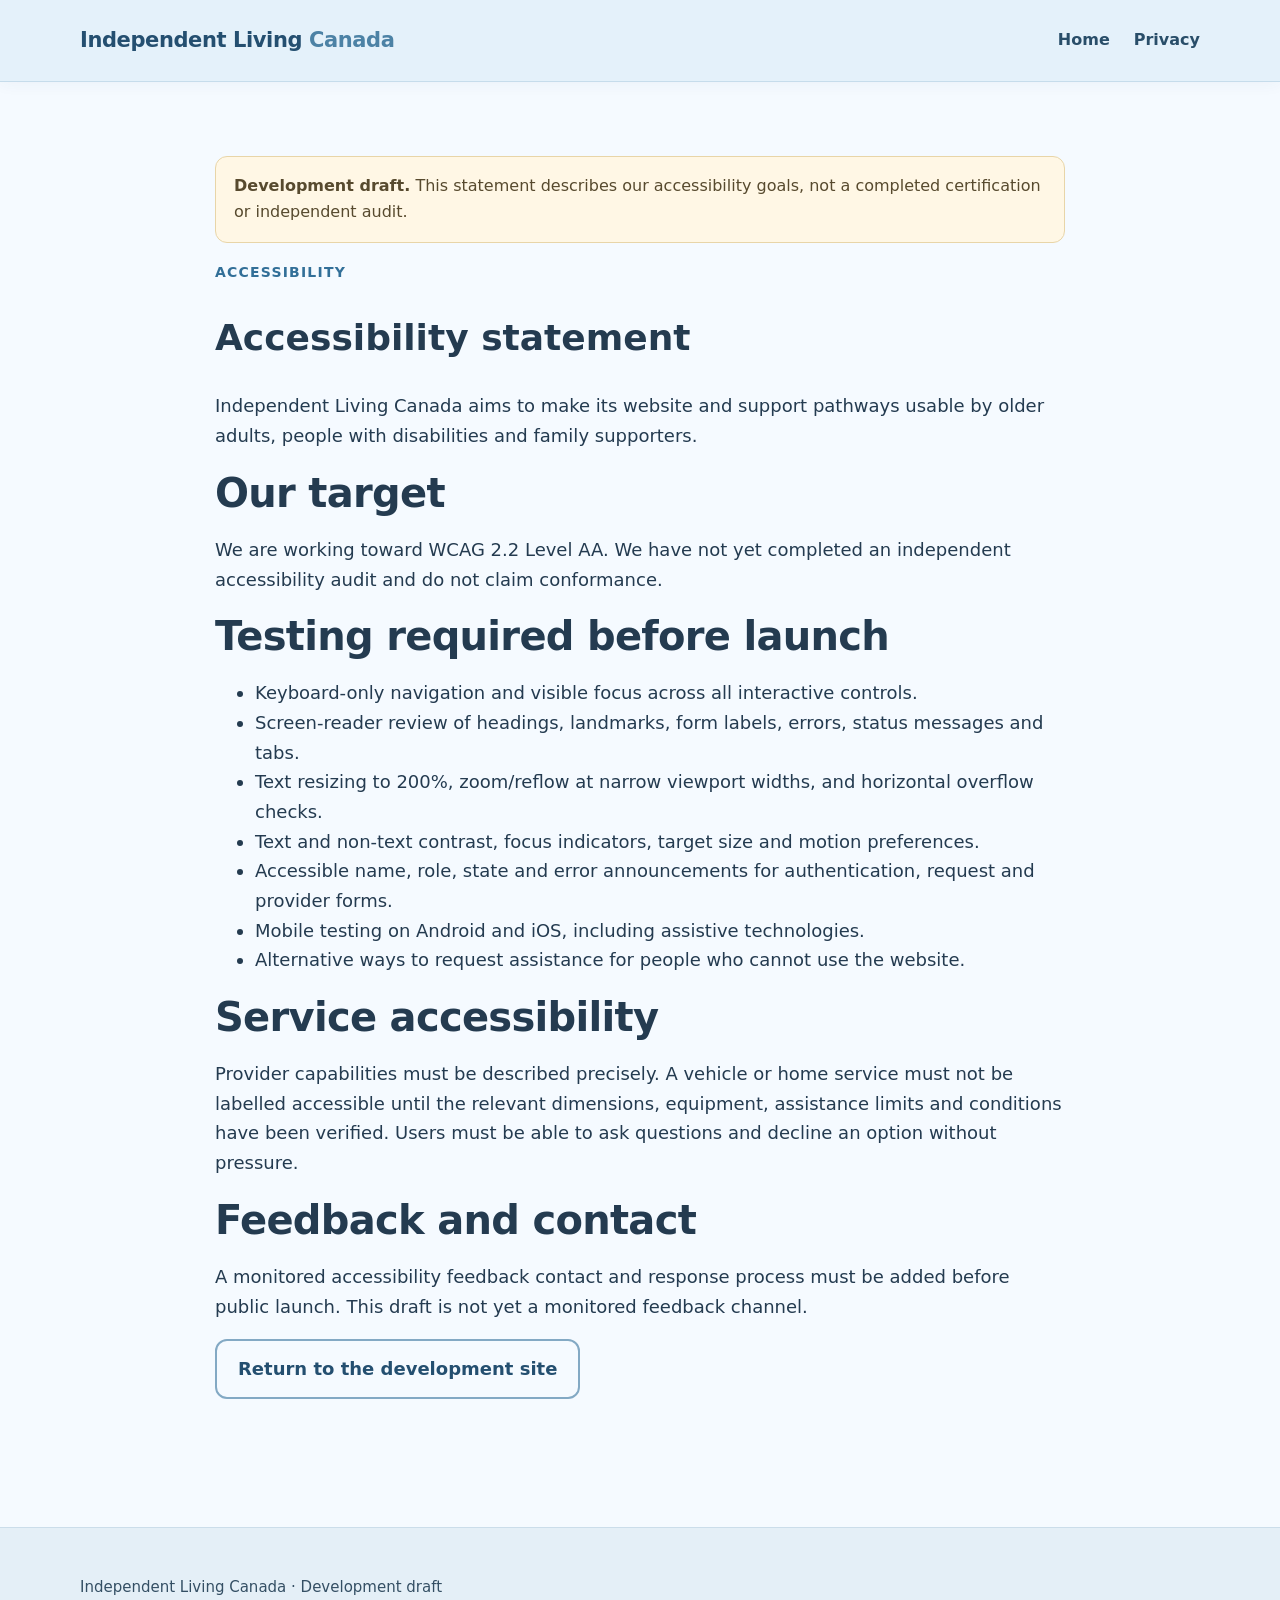
<file: accessibility.html>
<!doctype html><html lang="en-CA"><head><meta charset="utf-8"><meta name="viewport" content="width=device-width,initial-scale=1"><meta name="theme-color" content="#e4f1fa"><title>Accessibility — Independent Living Canada</title><link rel="stylesheet" href="./styles.css"></head><body><header class="site-header"><a class="brand" href="./">Independent Living <span>Canada</span></a><nav><a href="./">Home</a><a href="./privacy.html">Privacy</a></nav></header><main class="section" style="max-width:850px;margin:auto"><div class="notice"><b>Development draft.</b> This statement describes our accessibility goals, not a completed certification or independent audit.</div><p class="eyebrow">Accessibility</p><h1>Accessibility statement</h1><p>Independent Living Canada aims to make its website and support pathways usable by older adults, people with disabilities and family supporters.</p><h2>Our target</h2><p>We are working toward WCAG 2.2 Level AA. We have not yet completed an independent accessibility audit and do not claim conformance.</p><h2>Testing required before launch</h2><ul><li>Keyboard-only navigation and visible focus across all interactive controls.</li><li>Screen-reader review of headings, landmarks, form labels, errors, status messages and tabs.</li><li>Text resizing to 200%, zoom/reflow at narrow viewport widths, and horizontal overflow checks.</li><li>Text and non-text contrast, focus indicators, target size and motion preferences.</li><li>Accessible name, role, state and error announcements for authentication, request and provider forms.</li><li>Mobile testing on Android and iOS, including assistive technologies.</li><li>Alternative ways to request assistance for people who cannot use the website.</li></ul><h2>Service accessibility</h2><p>Provider capabilities must be described precisely. A vehicle or home service must not be labelled accessible until the relevant dimensions, equipment, assistance limits and conditions have been verified. Users must be able to ask questions and decline an option without pressure.</p><h2>Feedback and contact</h2><p>A monitored accessibility feedback contact and response process must be added before public launch. This draft is not yet a monitored feedback channel.</p><p><a class="button button-outline" href="./">Return to the development site</a></p></main><footer class="site-footer"><p>Independent Living Canada · Development draft</p></footer></body></html>
</file>
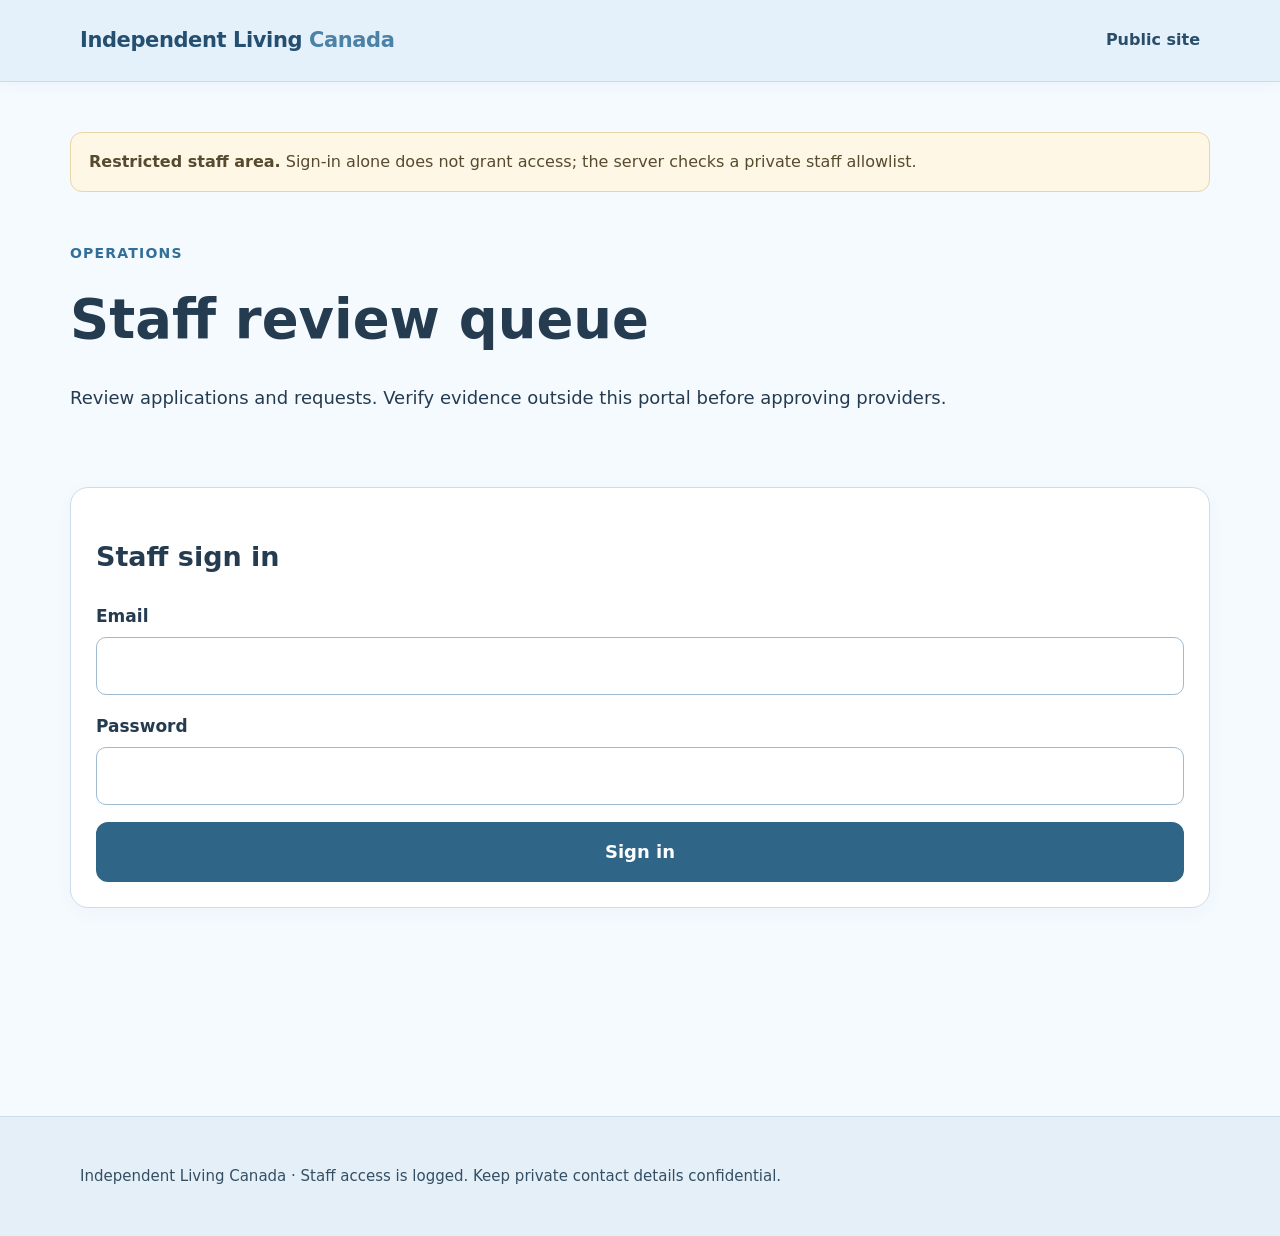
<file: admin.html>
<!doctype html><html lang="en-CA"><head><meta charset="utf-8"><meta name="viewport" content="width=device-width,initial-scale=1"><meta name="theme-color" content="#e4f1fa"><title>Staff review — Independent Living Canada</title><link rel="stylesheet" href="./styles.css"><link rel="stylesheet" href="./admin.css"></head><body><header class="site-header"><a class="brand" href="./">Independent Living <span>Canada</span></a><nav><a href="./">Public site</a></nav><button class="button button-small button-outline" id="signOut" hidden>Sign out</button></header><main class="admin-main"><div class="notice"><b>Restricted staff area.</b> Sign-in alone does not grant access; the server checks a private staff allowlist.</div><section class="admin-intro"><p class="eyebrow">Operations</p><h1>Staff review queue</h1><p>Review applications and requests. Verify evidence outside this portal before approving providers.</p></section><section id="loginPanel" class="config-panel"><h2>Staff sign in</h2><form id="loginForm" class="form-grid"><label>Email<input id="email" type="email" autocomplete="username" required></label><label>Password<input id="password" type="password" autocomplete="current-password" required></label><button class="button">Sign in</button></form></section><section id="deniedPanel" class="notice" hidden><b>Staff access not enabled.</b> Ask the project administrator to provision your account.</section><section id="queuePanel" hidden><section id="recruitmentPanel" class="recruitment-panel"><div class="admin-toolbar"><div><h2>Provider & partner recruitment tracker</h2><p class="muted">Staff-only working log. Stored in this browser only; export a CSV backup regularly. Do not enter client or health information.</p></div><div class="queue-actions"><button type="button" id="exportRecruitment" class="button button-outline">Export CSV</button><label class="button button-outline" for="importRecruitment">Import CSV<input id="importRecruitment" type="file" accept=".csv,text/csv" hidden></label></div></div><form id="addRecruitment" class="recruitment-form"><label>Organization<input id="orgName" required maxlength="100"></label><label>Contact email (public business address)<input id="orgEmail" type="email" maxlength="160"></label><label>Category<select id="orgType"><option>Service provider</option><option>Community organization</option><option>Referral / information partner</option><option>Accessibility advisor</option></select></label><label>Status<select id="orgStatus"><option>Invited</option><option>Follow-up due</option><option>Responded</option><option>Interested</option><option>Declined</option><option>Verification in progress</option><option>Verified for listed services</option><option>On hold</option></select></label><label>Next follow-up date<input id="orgFollowup" type="date"></label><label>Next step<input id="orgNext" maxlength="180" placeholder="e.g. Ask about service area"></label><button class="button" type="submit">Add organization</button></form><div class="table-wrap"><table class="recruitment-table"><thead><tr><th>Organization</th><th>Contact</th><th>Type</th><th>Status</th><th>Follow-up</th><th>Next step</th><th>Action</th></tr></thead><tbody id="recruitmentRows"></tbody></table></div><p id="recruitmentMessage" role="status" aria-live="polite" class="muted"></p></section>
<div class="admin-toolbar"><div><b id="staffRole">Staff</b><p id="queueUpdated" class="muted">Queue not loaded</p></div><button id="refresh" class="button button-outline">Refresh queue</button></div><div class="admin-columns"><section><h2>Provider applications <span id="providerCount" class="count"></span></h2><div id="providerQueue" class="queue"></div></section><section><h2>Service requests <span id="requestCount" class="count"></span></h2><div id="requestQueue" class="queue"></div></section></div></section><p id="message" class="admin-message" role="status" aria-live="polite"></p></main><footer class="site-footer"><p>Independent Living Canada · Staff access is logged. Keep private contact details confidential.</p></footer><script src="./config.js"></script><script type="module" src="./admin.js"></script></body></html>
</file>
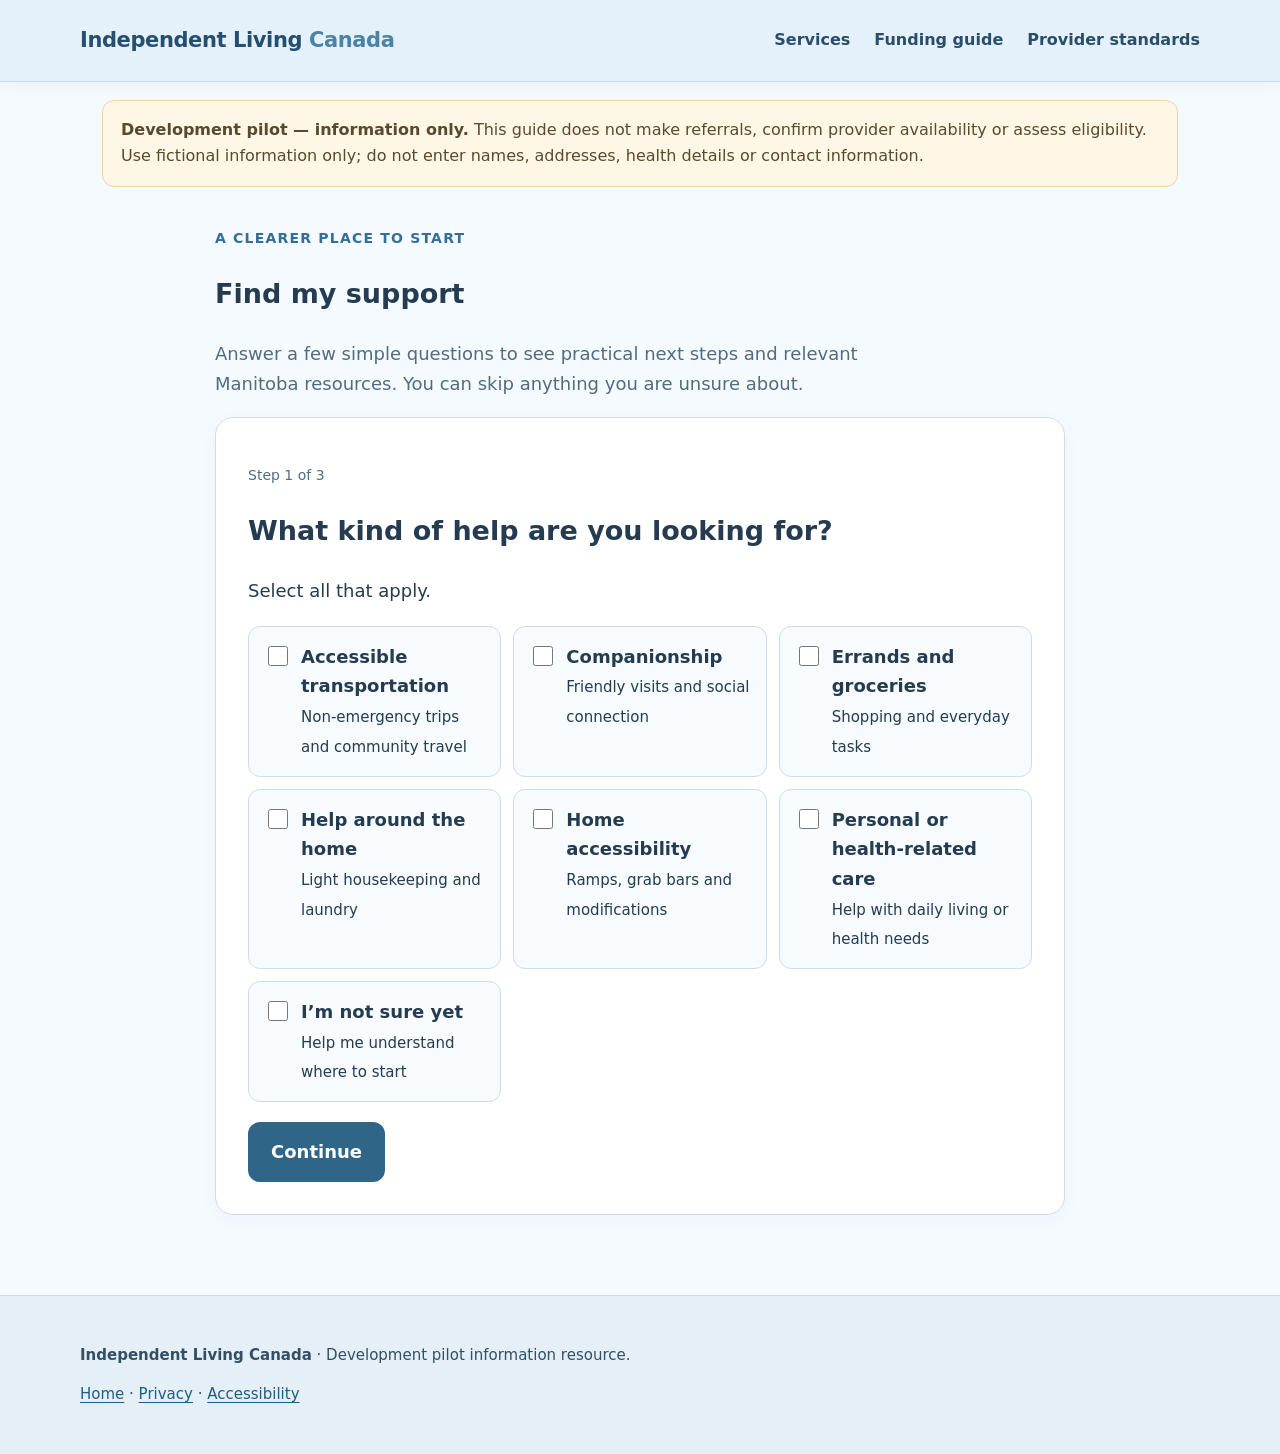
<file: find-support.html>
<!doctype html>
<html lang="en-CA"><head><meta charset="utf-8"><meta name="viewport" content="width=device-width,initial-scale=1"><meta name="theme-color" content="#e4f1fa"><meta name="description" content="A guided starting point for finding everyday support in Manitoba."><title>Find My Support — Independent Living Canada</title><link rel="stylesheet" href="./styles.css"><style>
.finder{max-width:850px;margin:2.5rem auto 5rem}.wizard{background:#fff;border:1px solid var(--line);border-radius:18px;padding:clamp(18px,4vw,32px);box-shadow:0 5px 20px #244c6b08}.choices{display:grid;grid-template-columns:repeat(auto-fit,minmax(210px,1fr));gap:12px;margin:20px 0}.choice{display:flex;gap:10px;align-items:flex-start;padding:15px;border:1px solid var(--line);border-radius:12px;background:#f8fbfe;cursor:pointer}.choice input{width:20px;height:20px;flex:0 0 auto;margin-top:4px}.wizard label.field{display:grid;gap:6px;font-weight:700;margin:18px 0}.wizard input[type=text],.wizard select{width:100%;padding:13px;border:1px solid #9ebbd0;border-radius:10px;min-height:50px}.result{background:#eaf4fb;border:1px solid var(--line);border-radius:13px;padding:18px;margin:16px 0}.result h3{margin-top:0}.result ul{padding-left:22px}.progress{color:var(--muted);font-size:14px}.actions{display:flex;gap:10px;flex-wrap:wrap;margin-top:20px}.safety{font-size:15px;color:var(--muted)}[hidden]{display:none!important}
</style></head><body><header class="site-header"><a class="brand" href="./">Independent Living <span>Canada</span></a><nav aria-label="Main navigation"><a href="./#services">Services</a><a href="./funding.html">Funding guide</a><a href="./verification.html">Provider standards</a></nav></header><main><div class="notice"><b>Development pilot — information only.</b> This guide does not make referrals, confirm provider availability or assess eligibility. Use fictional information only; do not enter names, addresses, health details or contact information.</div><section class="finder"><p class="eyebrow">A clearer place to start</p><h1>Find my support</h1><p class="section-intro">Answer a few simple questions to see practical next steps and relevant Manitoba resources. You can skip anything you are unsure about.</p><div class="wizard" id="wizard"><p class="progress" id="progress">Step 1 of 3</p><section id="step1"><h2>What kind of help are you looking for?</h2><p>Select all that apply.</p><div class="choices">
<label class="choice"><input type="checkbox" name="need" value="transport"> <span><b>Accessible transportation</b><br><small>Non-emergency trips and community travel</small></span></label>
<label class="choice"><input type="checkbox" name="need" value="companionship"> <span><b>Companionship</b><br><small>Friendly visits and social connection</small></span></label>
<label class="choice"><input type="checkbox" name="need" value="errands"> <span><b>Errands and groceries</b><br><small>Shopping and everyday tasks</small></span></label>
<label class="choice"><input type="checkbox" name="need" value="home"> <span><b>Help around the home</b><br><small>Light housekeeping and laundry</small></span></label>
<label class="choice"><input type="checkbox" name="need" value="access"> <span><b>Home accessibility</b><br><small>Ramps, grab bars and modifications</small></span></label>
<label class="choice"><input type="checkbox" name="need" value="care"> <span><b>Personal or health-related care</b><br><small>Help with daily living or health needs</small></span></label><label class="choice"><input type="checkbox" name="need" value="unsure"> <span><b>I’m not sure yet</b><br><small>Help me understand where to start</small></span></label>
</div><button class="button" id="next1" type="button">Continue</button></section>
<section id="step2" hidden><h2>Where are you looking for support?</h2><label class="field">Community or town (optional)<input id="community" type="text" maxlength="80" autocomplete="off" placeholder="e.g. Winnipeg"></label><label class="field">Which funding route best describes your situation?<select id="funding"><option value="unsure">I'm not sure yet</option><option value="public">I want to explore publicly funded home care</option><option value="managed">I have or may have a self/family-managed care plan</option><option value="grant">I'm looking for a home modification grant</option><option value="private">I'm looking at privately paid services</option></select></label><div class="actions"><button class="button button-outline" id="back2" type="button">Back</button><button class="button" id="showResults" type="button">See my next steps</button></div></section>
<section id="step3" hidden><h2>Your suggested next steps</h2><div id="results" aria-live="polite"></div><p class="safety">These are general navigation suggestions, not an eligibility decision or a provider recommendation. Confirm services, funding and availability directly with the responsible organization.</p><div class="actions"><button class="button button-outline" id="restart" type="button">Start again</button><a class="button" href="./funding.html">Open funding guide</a></div></section></div></section></main><footer class="site-footer"><p><b>Independent Living Canada</b> · Development pilot information resource.</p><p><a href="./">Home</a> · <a href="./privacy.html">Privacy</a> · <a href="./accessibility.html">Accessibility</a></p></footer>
<script>
const $=id=>document.getElementById(id),needs=()=>[...document.querySelectorAll('input[name="need"]:checked')].map(x=>x.value);
function step(n){['step1','step2','step3'].forEach((id,i)=>$(id).hidden=i!==n-1);$('progress').textContent='Step '+n+' of 3';}
$('next1').onclick=()=>{if(!needs().length){alert('Please choose a support area or select “I’m not sure yet”.');return}step(2)};
$('back2').onclick=()=>step(1);
$('showResults').onclick=()=>{const n=needs(),f=$('funding').value,community=$('community').value.trim(),out=$('results');out.replaceChildren();
const add=(title,body,link,label)=>{const d=document.createElement('article');d.className='result';const h=document.createElement('h3');h.textContent=title;const p=document.createElement('p');p.textContent=body;d.append(h,p);if(link){const a=document.createElement('a');a.href=link;a.textContent=label||'Learn more';d.append(a)}out.append(d)};
if(n.includes('care'))add('For personal or health-related care','Start with your Regional Health Authority Home Care intake. An assessment determines eligibility and approved services. Independent Living Canada does not provide clinical care or personal care.','https://www.gov.mb.ca/health/homecare/','Manitoba Home Care information');
if(n.some(x=>['transport','companionship','errands','home'].includes(x)))add('For everyday non-clinical help','Look for local community organizations and service providers. Ask about service area, rates, insurance, screening, accessibility arrangements and references. Do not assume a listing means a provider is verified or available.');
if(n.includes('access'))add('For home modifications','Check current eligibility and application windows before hiring a contractor.','https://www.marchofdimes.ca/en-ca/programs/am/mshhs','Safe and Healthy Home for Seniors');
if(f==='public'||f==='unsure')add('Explore publicly funded home care','Contact your regional Home Care intake office and request an assessment.','https://www.gov.mb.ca/health/homecare/','Find your regional Home Care contact');
if(f==='managed')add('Ask about Self/Family-Managed Care','Speak with your Home Care case coordinator. Confirm in writing which services, agencies and expenses are permitted under your specific plan.','https://wrha.mb.ca/home-care/self-and-family-managed-care/','WRHA program details');
if(f==='grant')add('Explore home adaptation funding','Program rules, eligible work and intake periods can change. Confirm directly with the administrator.','https://www.marchofdimes.ca/en-ca/programs/am/mshhs','Program information');
if(f==='private')add('Compare providers carefully','Request written pricing, cancellation terms, insurance details, staff screening/training information and references. Ask whether your funding administrator permits the arrangement.');
if(community){const p=document.createElement('p');p.textContent='Community entered: '+community+'. Use this when contacting the organizations above; this tool does not search live provider coverage.';out.prepend(p)}
add('If you need immediate help','This directory is not an emergency service. If someone is in immediate danger, call 911. For urgent health concerns, use the appropriate local health service.');
step(3)};
$('restart').onclick=()=>{document.querySelectorAll('input[name="need"]').forEach(x=>x.checked=false);$('community').value='';$('funding').value='unsure';step(1)};
</script></body></html>
</file>
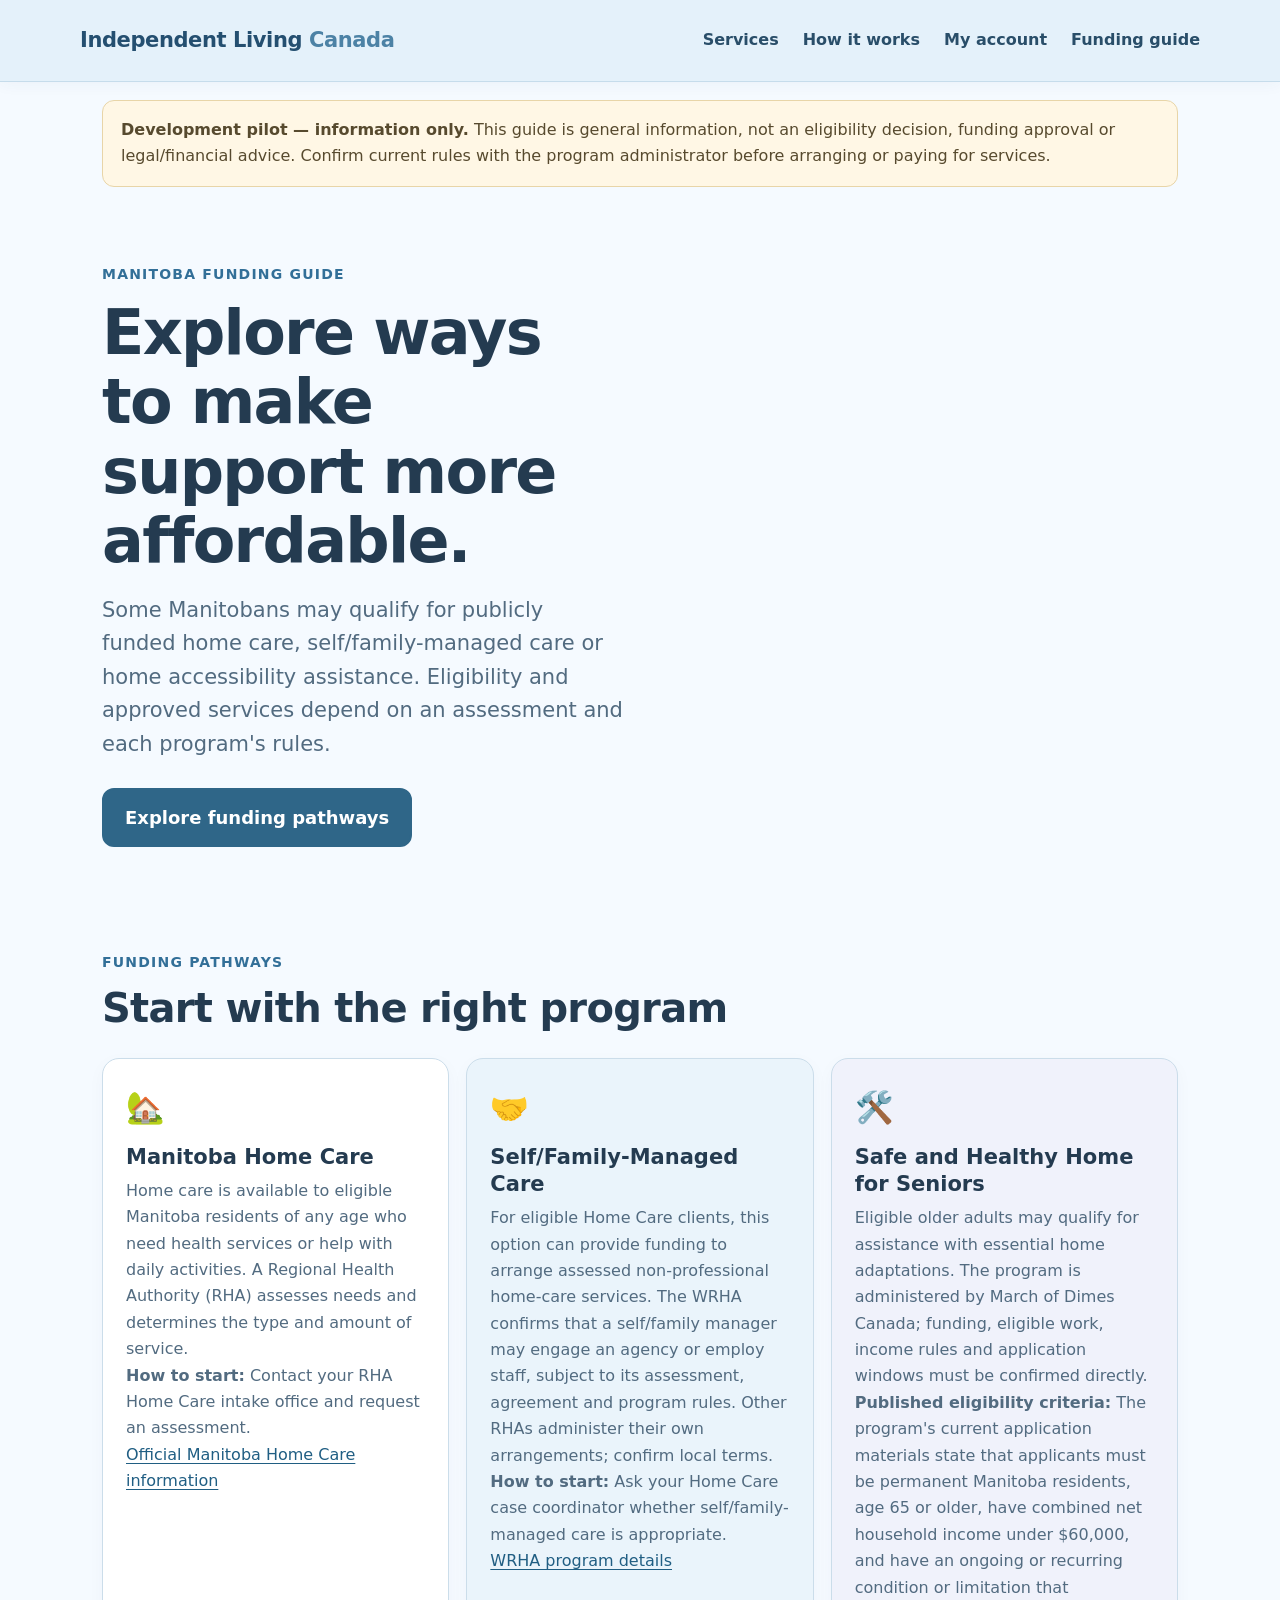
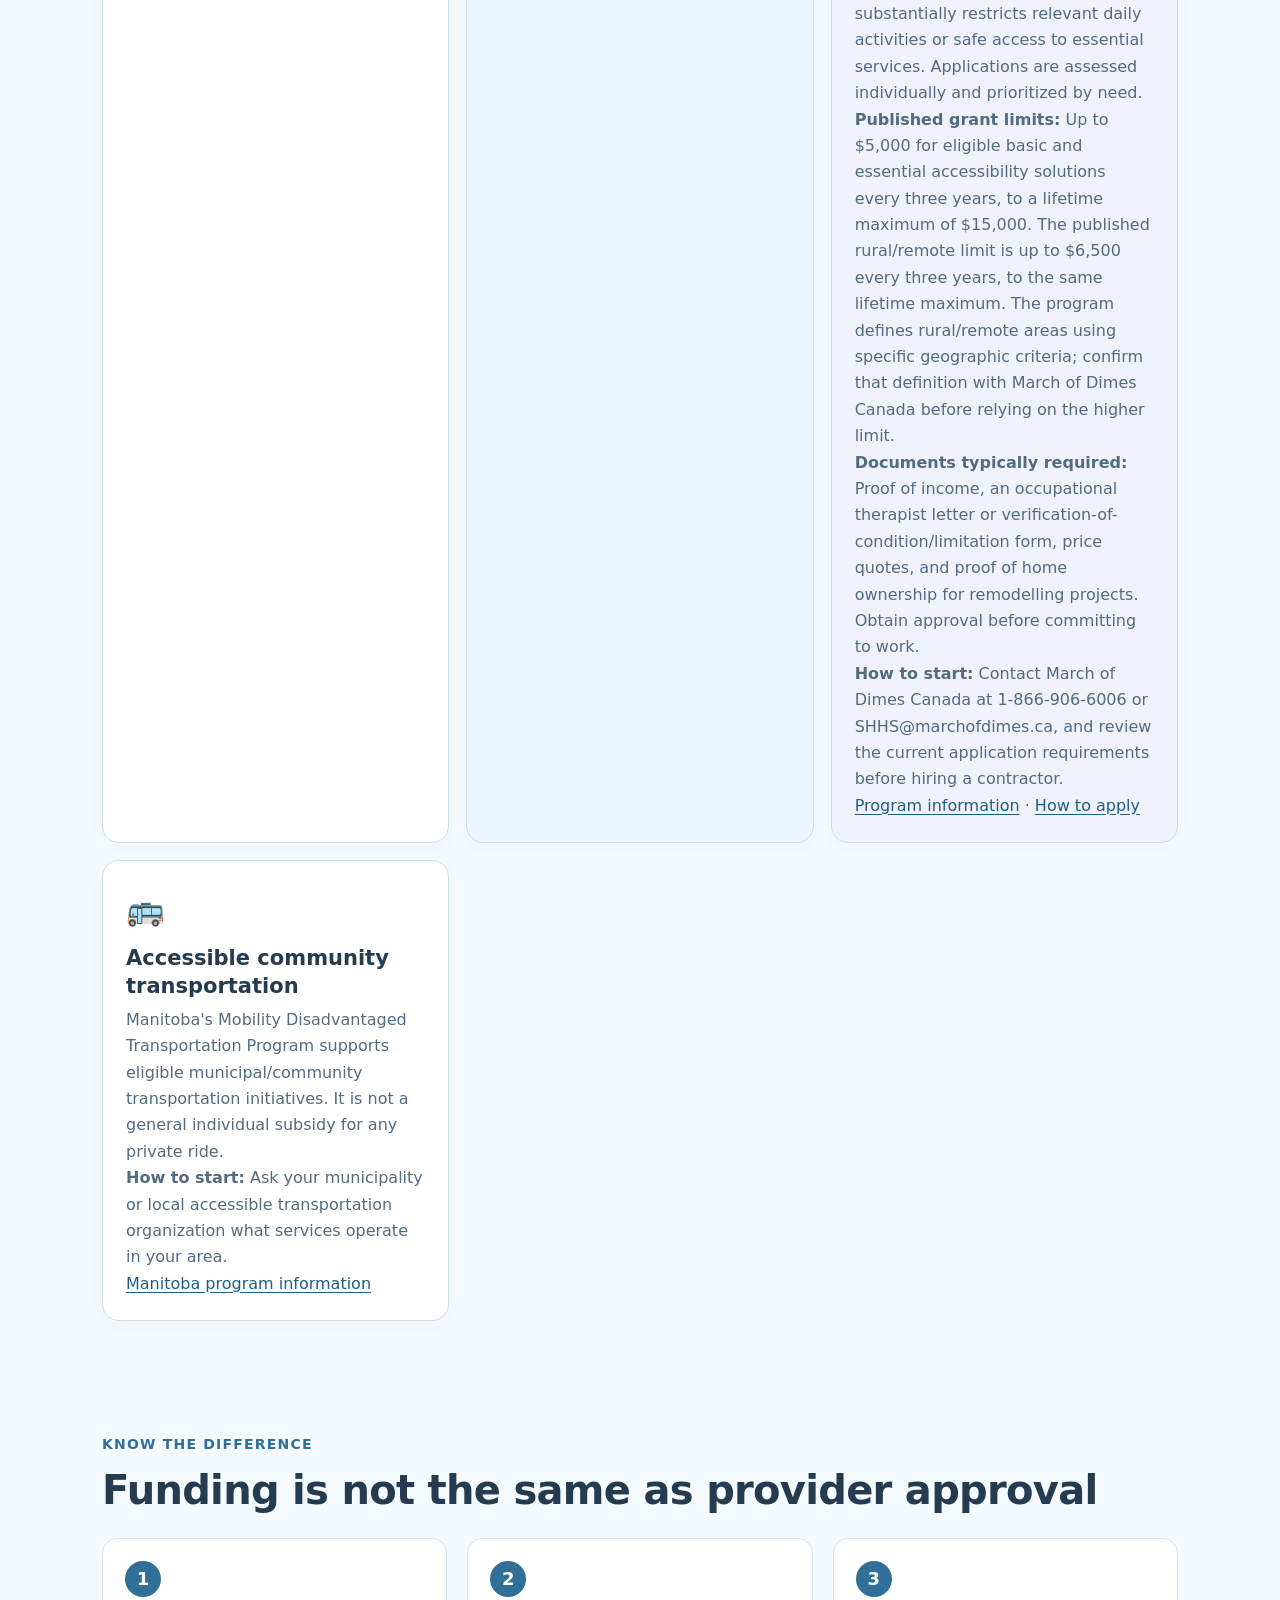
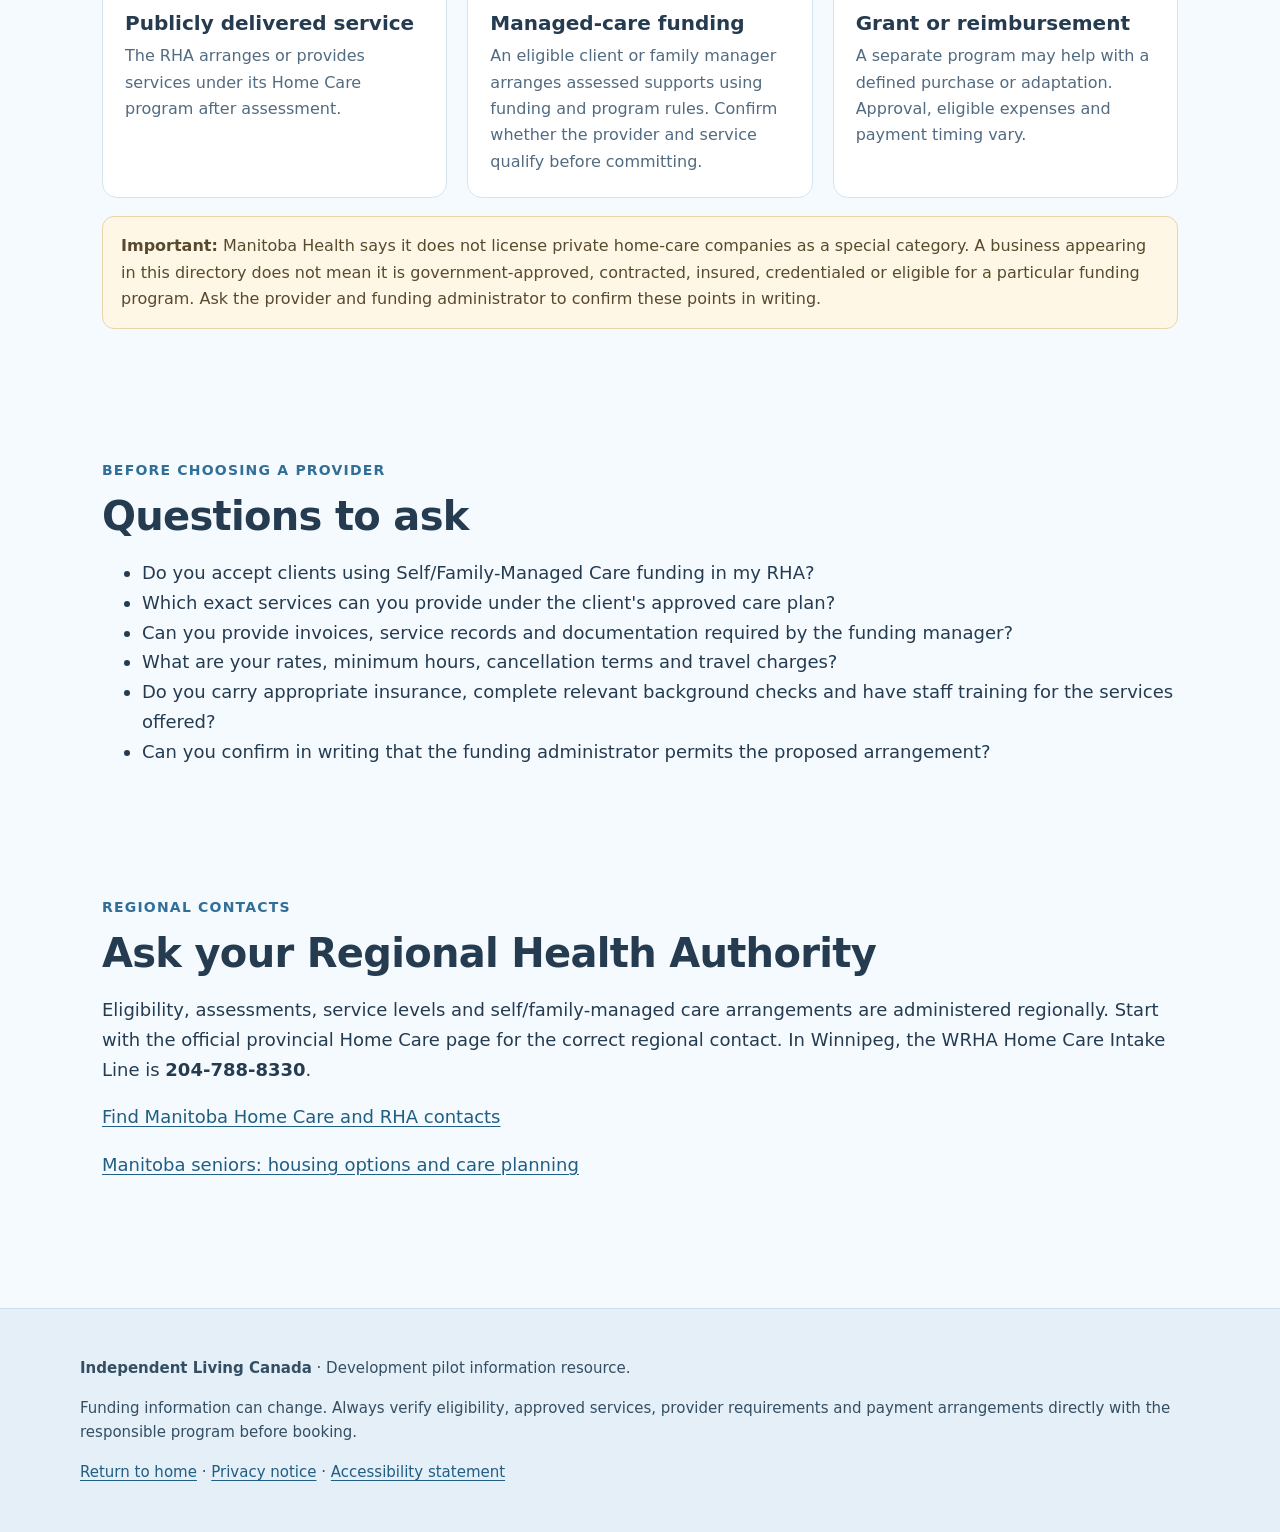
<file: funding.html>
<!doctype html>
<html lang="en-CA">
<head>
<meta charset="utf-8">
<meta name="viewport" content="width=device-width, initial-scale=1">
<meta name="theme-color" content="#e4f1fa">
<meta name="description" content="Explore Manitoba public home-care funding, self-managed care and home accessibility grants.">
<title>Funding & Subsidized Services — Independent Living Canada</title>
<link rel="stylesheet" href="./styles.css">
</head>
<body>
<header class="site-header">
  <a class="brand" href="./" aria-label="Independent Living Canada home">Independent Living <span>Canada</span></a>
  <nav aria-label="Main navigation"><a href="./#services">Services</a><a href="./#how">How it works</a><a href="./#account">My account</a><a href="./funding.html" aria-current="page">Funding guide</a></nav>
</header>
<main>
<div class="notice"><b>Development pilot — information only.</b> This guide is general information, not an eligibility decision, funding approval or legal/financial advice. Confirm current rules with the program administrator before arranging or paying for services.</div>
<section class="hero">
 <div class="hero-copy">
  <p class="eyebrow">Manitoba funding guide</p>
  <h1>Explore ways to make support more affordable.</h1>
  <p class="lead">Some Manitobans may qualify for publicly funded home care, self/family-managed care or home accessibility assistance. Eligibility and approved services depend on an assessment and each program's rules.</p>
  <a class="button" href="#pathways">Explore funding pathways</a>
 </div>
</section>
<section class="section" id="pathways">
 <p class="eyebrow">Funding pathways</p><h2>Start with the right program</h2>
 <div class="service-grid">
  <article class="service-card"><span>🏡</span><h3>Manitoba Home Care</h3><p>Home care is available to eligible Manitoba residents of any age who need health services or help with daily activities. A Regional Health Authority (RHA) assesses needs and determines the type and amount of service.</p><p><b>How to start:</b> Contact your RHA Home Care intake office and request an assessment.</p><p><a href="https://www.gov.mb.ca/health/homecare/">Official Manitoba Home Care information</a></p></article>
  <article class="service-card"><span>🤝</span><h3>Self/Family-Managed Care</h3><p>For eligible Home Care clients, this option can provide funding to arrange assessed non-professional home-care services. The WRHA confirms that a self/family manager may engage an agency or employ staff, subject to its assessment, agreement and program rules. Other RHAs administer their own arrangements; confirm local terms.</p><p><b>How to start:</b> Ask your Home Care case coordinator whether self/family-managed care is appropriate.</p><p><a href="https://wrha.mb.ca/home-care/self-and-family-managed-care/">WRHA program details</a></p></article>
  <article class="service-card"><span>🛠️</span><h3>Safe and Healthy Home for Seniors</h3><p>Eligible older adults may qualify for assistance with essential home adaptations. The program is administered by March of Dimes Canada; funding, eligible work, income rules and application windows must be confirmed directly.</p><p><b>Published eligibility criteria:</b> The program's current application materials state that applicants must be permanent Manitoba residents, age 65 or older, have combined net household income under $60,000, and have an ongoing or recurring condition or limitation that substantially restricts relevant daily activities or safe access to essential services. Applications are assessed individually and prioritized by need.</p><p><b>Published grant limits:</b> Up to $5,000 for eligible basic and essential accessibility solutions every three years, to a lifetime maximum of $15,000. The published rural/remote limit is up to $6,500 every three years, to the same lifetime maximum. The program defines rural/remote areas using specific geographic criteria; confirm that definition with March of Dimes Canada before relying on the higher limit.</p><p><b>Documents typically required:</b> Proof of income, an occupational therapist letter or verification-of-condition/limitation form, price quotes, and proof of home ownership for remodelling projects. Obtain approval before committing to work.</p><p><b>How to start:</b> Contact March of Dimes Canada at 1-866-906-6006 or SHHS@marchofdimes.ca, and review the current application requirements before hiring a contractor.</p><p><a href="https://www.marchofdimes.ca/en-ca/programs/am/mshhs">Program information</a> · <a href="https://www.marchofdimes.ca/en-ca/programs/am/mshhs/Pages/SHHS-Apply.aspx">How to apply</a></p></article>
  <article class="service-card"><span>🚌</span><h3>Accessible community transportation</h3><p>Manitoba's Mobility Disadvantaged Transportation Program supports eligible municipal/community transportation initiatives. It is not a general individual subsidy for any private ride.</p><p><b>How to start:</b> Ask your municipality or local accessible transportation organization what services operate in your area.</p><p><a href="https://www.gov.mb.ca/mr/mfpp/mdtp.html">Manitoba program information</a></p></article>
 </div>
</section>
<section class="section">
 <p class="eyebrow">Know the difference</p><h2>Funding is not the same as provider approval</h2>
 <div class="steps">
  <article><b class="step-number">1</b><h3>Publicly delivered service</h3><p>The RHA arranges or provides services under its Home Care program after assessment.</p></article>
  <article><b class="step-number">2</b><h3>Managed-care funding</h3><p>An eligible client or family manager arranges assessed supports using funding and program rules. Confirm whether the provider and service qualify before committing.</p></article>
  <article><b class="step-number">3</b><h3>Grant or reimbursement</h3><p>A separate program may help with a defined purchase or adaptation. Approval, eligible expenses and payment timing vary.</p></article>
 </div>
 <div class="notice"><b>Important:</b> Manitoba Health says it does not license private home-care companies as a special category. A business appearing in this directory does not mean it is government-approved, contracted, insured, credentialed or eligible for a particular funding program. Ask the provider and funding administrator to confirm these points in writing.</div>
</section>
<section class="section">
 <p class="eyebrow">Before choosing a provider</p><h2>Questions to ask</h2>
 <ul>
  <li>Do you accept clients using Self/Family-Managed Care funding in my RHA?</li>
  <li>Which exact services can you provide under the client's approved care plan?</li>
  <li>Can you provide invoices, service records and documentation required by the funding manager?</li>
  <li>What are your rates, minimum hours, cancellation terms and travel charges?</li>
  <li>Do you carry appropriate insurance, complete relevant background checks and have staff training for the services offered?</li>
  <li>Can you confirm in writing that the funding administrator permits the proposed arrangement?</li>
 </ul>
</section>
<section class="section">
 <p class="eyebrow">Regional contacts</p><h2>Ask your Regional Health Authority</h2>
 <p>Eligibility, assessments, service levels and self/family-managed care arrangements are administered regionally. Start with the official provincial Home Care page for the correct regional contact. In Winnipeg, the WRHA Home Care Intake Line is <b>204-788-8330</b>.</p>
 <p><a href="https://www.gov.mb.ca/health/homecare/">Find Manitoba Home Care and RHA contacts</a></p>
 <p><a href="https://www.gov.mb.ca/seniors/resources/housing-options-and-care-planning.html">Manitoba seniors: housing options and care planning</a></p>
</section>
</main>
<footer class="site-footer"><p><b>Independent Living Canada</b> · Development pilot information resource.</p><p>Funding information can change. Always verify eligibility, approved services, provider requirements and payment arrangements directly with the responsible program before booking.</p><p><a href="./">Return to home</a> · <a href="./privacy.html">Privacy notice</a> · <a href="./accessibility.html">Accessibility statement</a></p></footer>
</body></html>
</file>
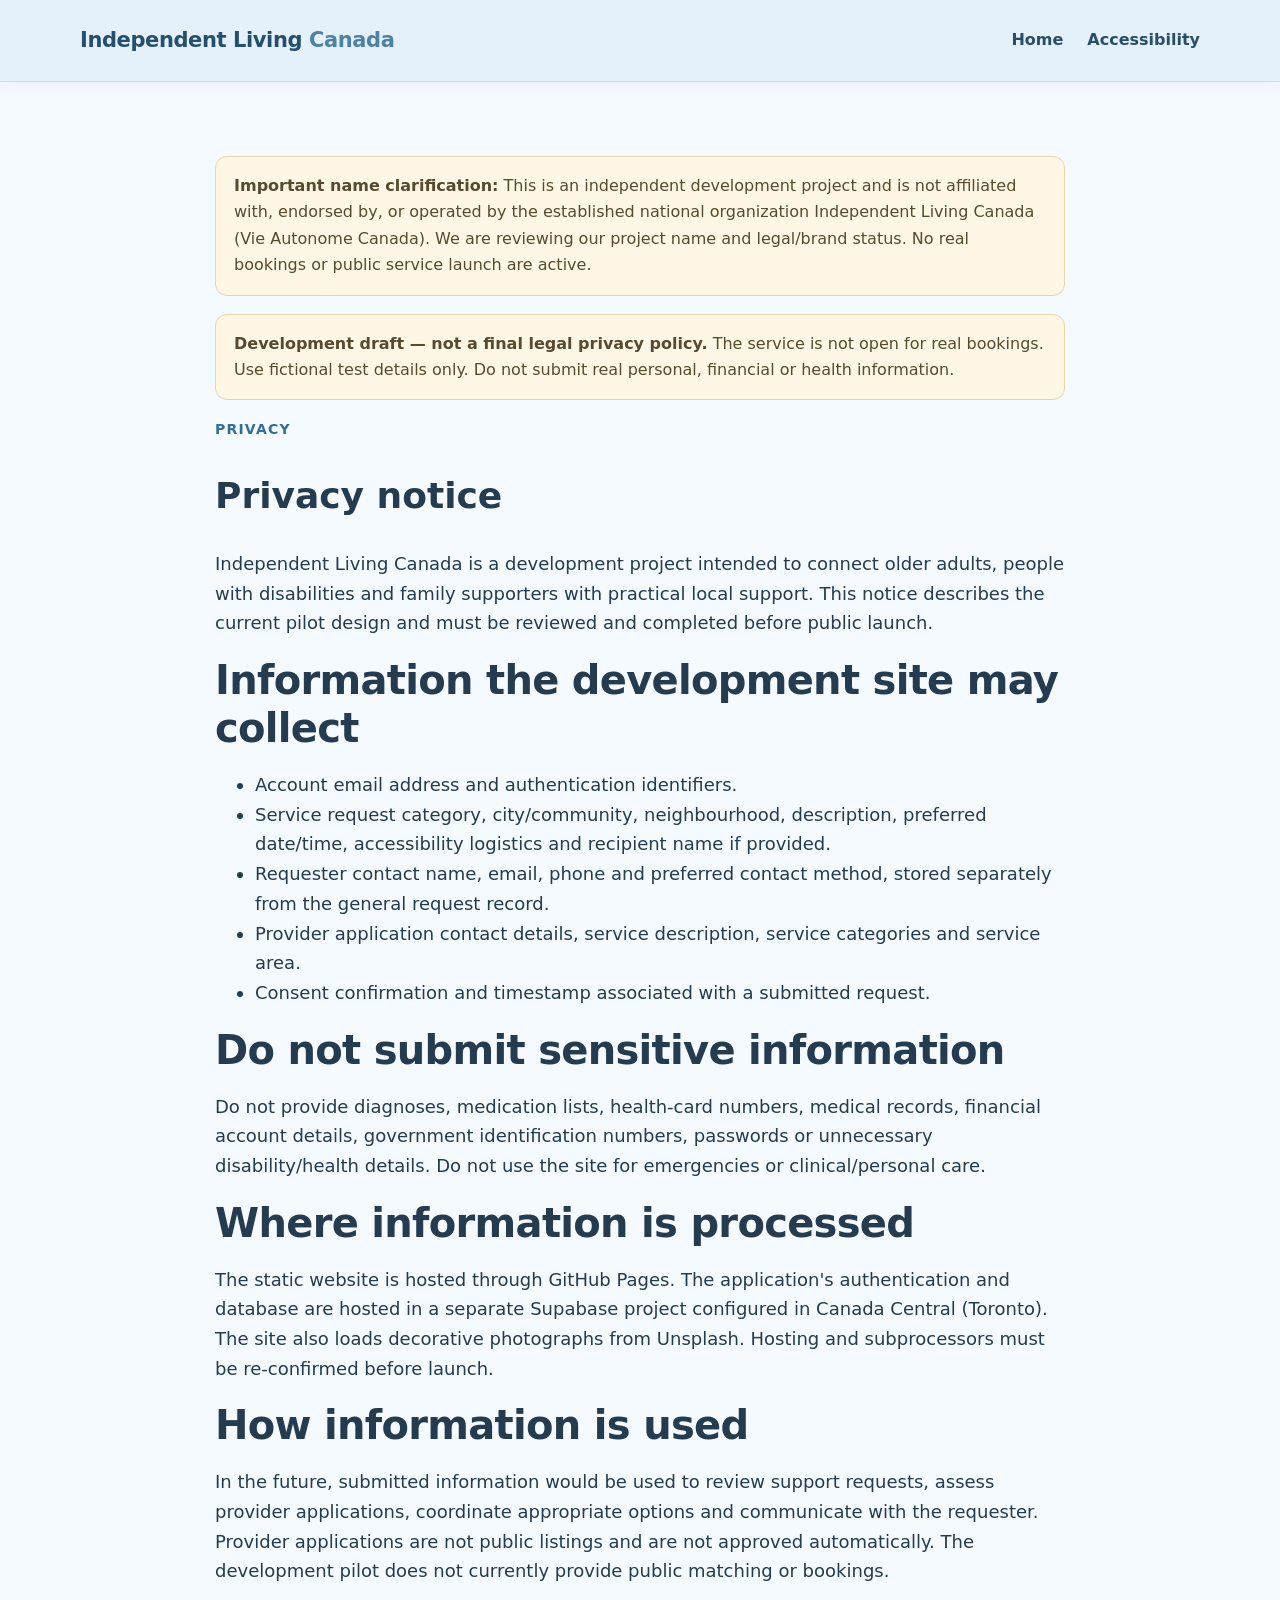
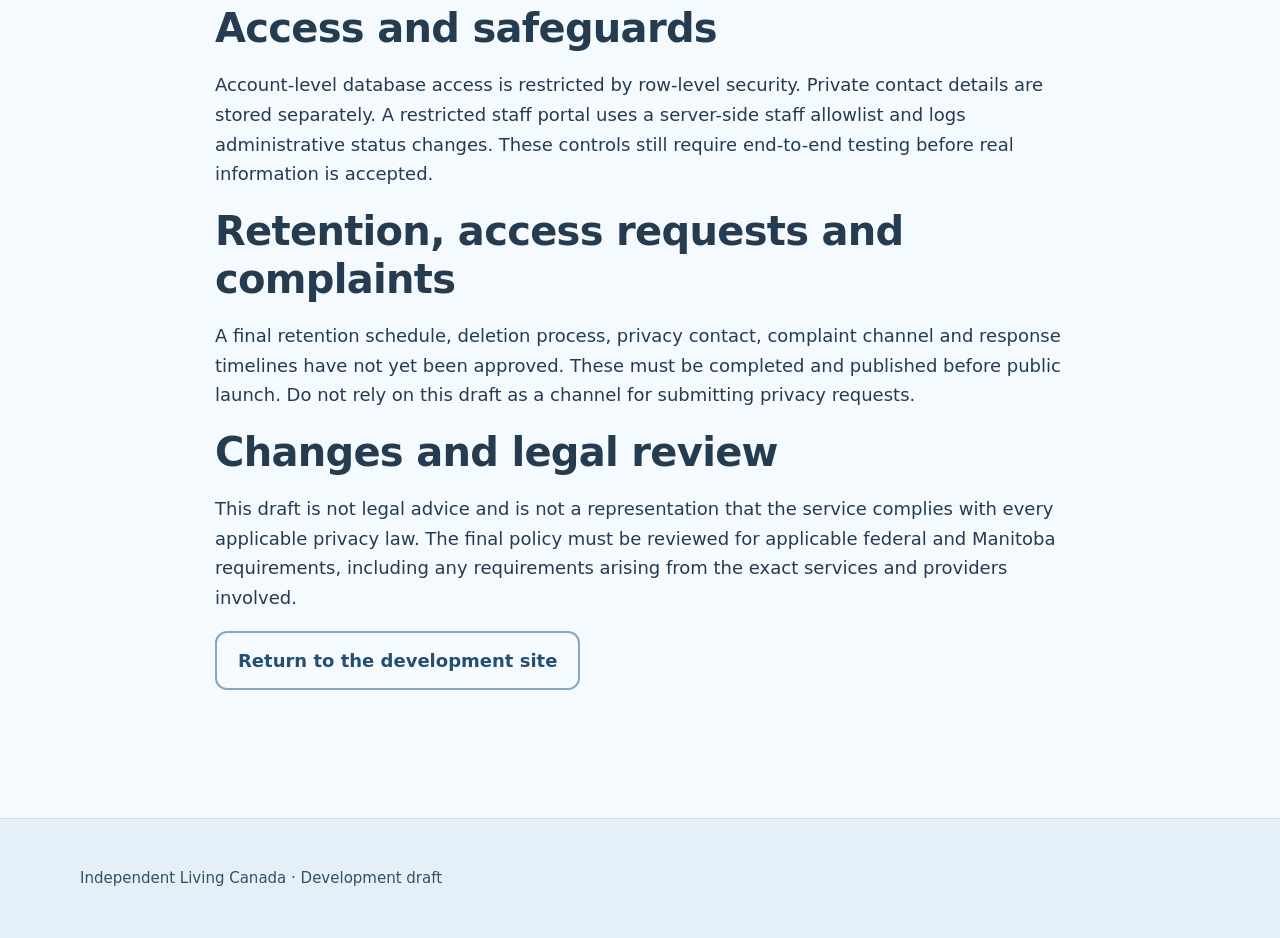
<file: privacy.html>
<!doctype html><html lang="en-CA"><head><meta charset="utf-8"><meta name="viewport" content="width=device-width,initial-scale=1"><meta name="theme-color" content="#e4f1fa"><title>Privacy notice — Independent Living Canada</title><link rel="stylesheet" href="./styles.css"></head><body><header class="site-header"><a class="brand" href="./">Independent Living <span>Canada</span></a><nav><a href="./">Home</a><a href="./accessibility.html">Accessibility</a></nav></header><main class="section" style="max-width:850px;margin:auto"><div class="notice"><b>Important name clarification:</b> This is an independent development project and is not affiliated with, endorsed by, or operated by the established national organization Independent Living Canada (Vie Autonome Canada). We are reviewing our project name and legal/brand status. No real bookings or public service launch are active.</div>
<div class="notice"><b>Development draft — not a final legal privacy policy.</b> The service is not open for real bookings. Use fictional test details only. Do not submit real personal, financial or health information.</div><p class="eyebrow">Privacy</p><h1>Privacy notice</h1><p>Independent Living Canada is a development project intended to connect older adults, people with disabilities and family supporters with practical local support. This notice describes the current pilot design and must be reviewed and completed before public launch.</p><h2>Information the development site may collect</h2><ul><li>Account email address and authentication identifiers.</li><li>Service request category, city/community, neighbourhood, description, preferred date/time, accessibility logistics and recipient name if provided.</li><li>Requester contact name, email, phone and preferred contact method, stored separately from the general request record.</li><li>Provider application contact details, service description, service categories and service area.</li><li>Consent confirmation and timestamp associated with a submitted request.</li></ul><h2>Do not submit sensitive information</h2><p>Do not provide diagnoses, medication lists, health-card numbers, medical records, financial account details, government identification numbers, passwords or unnecessary disability/health details. Do not use the site for emergencies or clinical/personal care.</p><h2>Where information is processed</h2><p>The static website is hosted through GitHub Pages. The application's authentication and database are hosted in a separate Supabase project configured in Canada Central (Toronto). The site also loads decorative photographs from Unsplash. Hosting and subprocessors must be re-confirmed before launch.</p><h2>How information is used</h2><p>In the future, submitted information would be used to review support requests, assess provider applications, coordinate appropriate options and communicate with the requester. Provider applications are not public listings and are not approved automatically. The development pilot does not currently provide public matching or bookings.</p><h2>Access and safeguards</h2><p>Account-level database access is restricted by row-level security. Private contact details are stored separately. A restricted staff portal uses a server-side staff allowlist and logs administrative status changes. These controls still require end-to-end testing before real information is accepted.</p><h2>Retention, access requests and complaints</h2><p>A final retention schedule, deletion process, privacy contact, complaint channel and response timelines have not yet been approved. These must be completed and published before public launch. Do not rely on this draft as a channel for submitting privacy requests.</p><h2>Changes and legal review</h2><p>This draft is not legal advice and is not a representation that the service complies with every applicable privacy law. The final policy must be reviewed for applicable federal and Manitoba requirements, including any requirements arising from the exact services and providers involved.</p><p><a class="button button-outline" href="./">Return to the development site</a></p></main><footer class="site-footer"><p>Independent Living Canada · Development draft</p></footer></body></html>
</file>
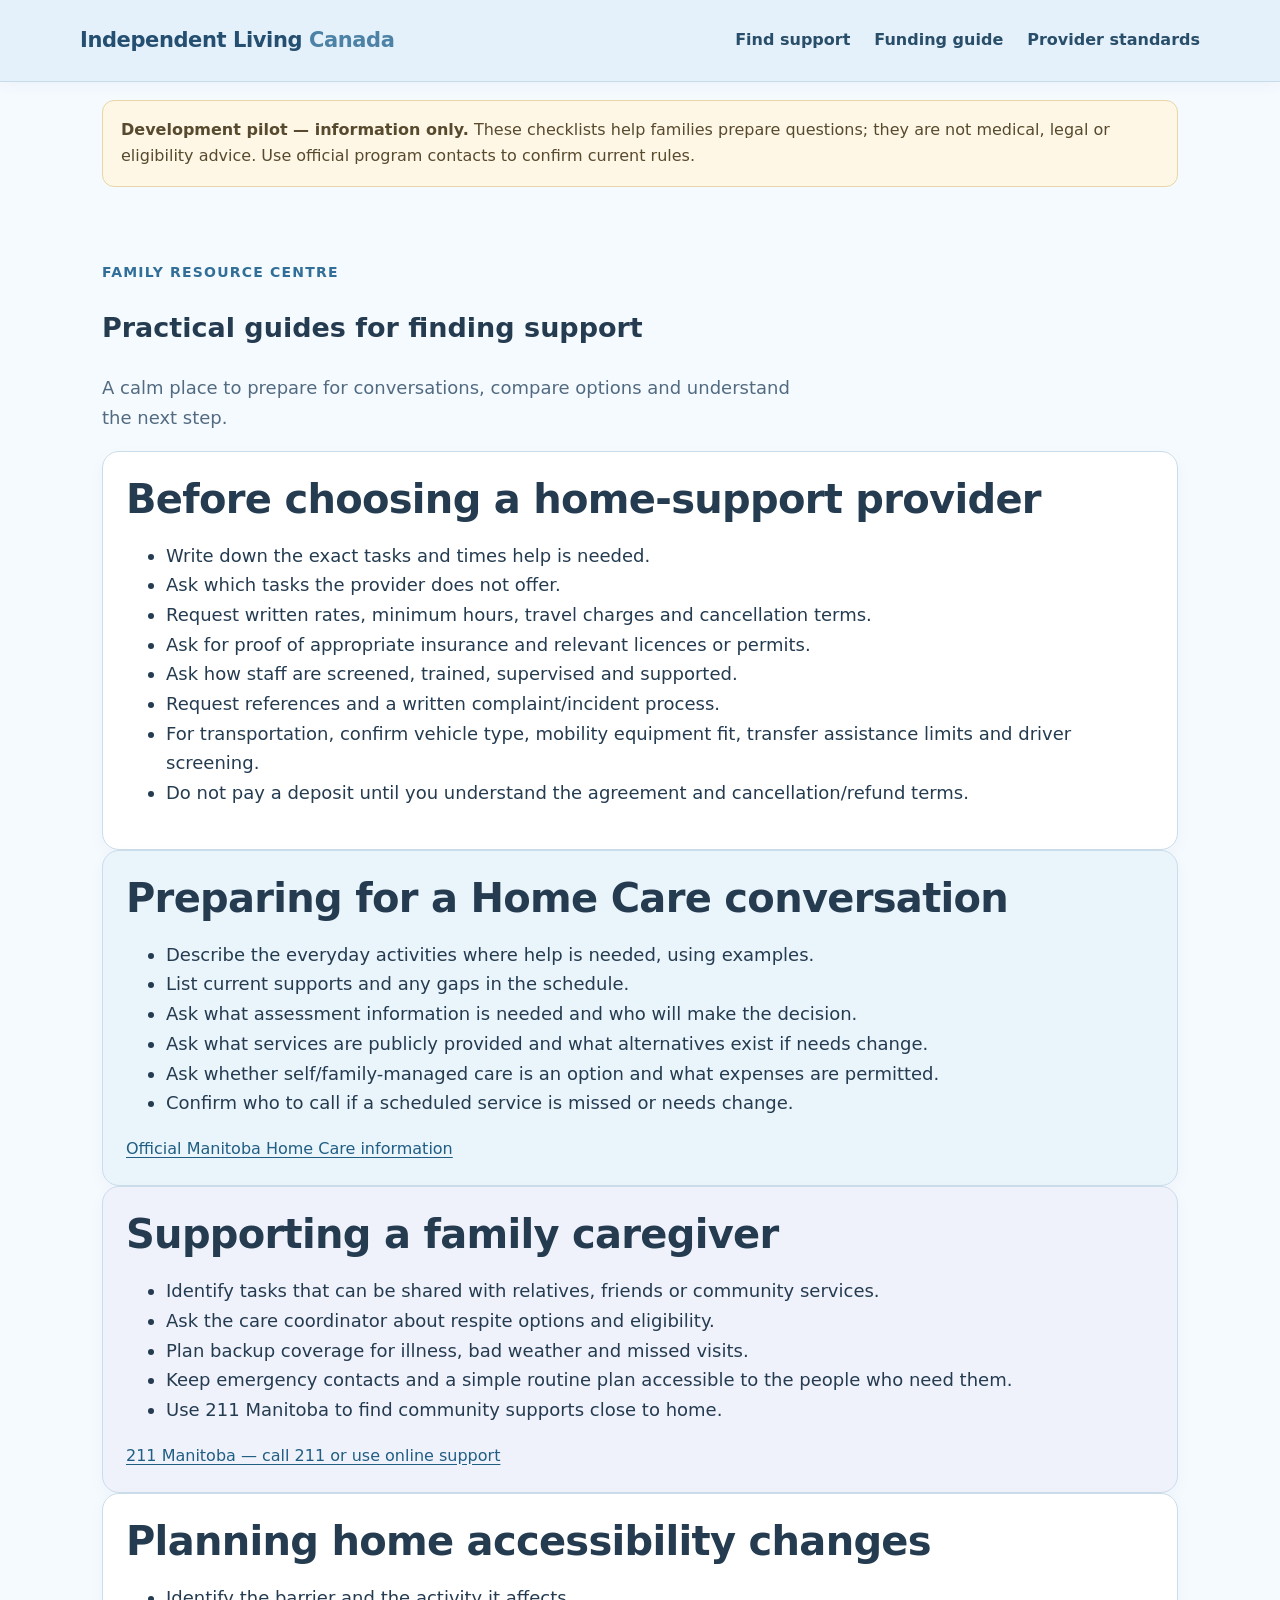
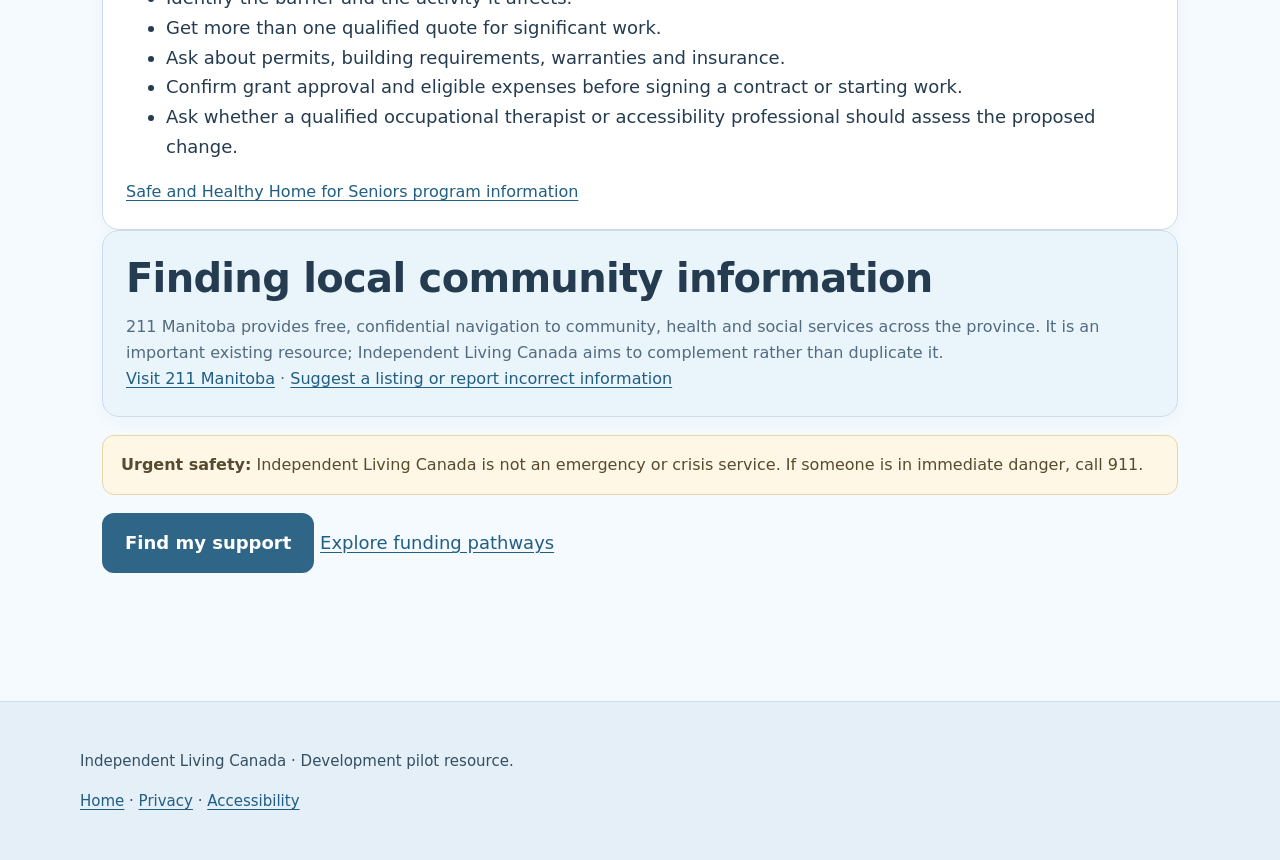
<file: resources.html>
<!doctype html><html lang="en-CA"><head><meta charset="utf-8"><meta name="viewport" content="width=device-width,initial-scale=1"><meta name="theme-color" content="#e4f1fa"><title>Family Resource Centre — Independent Living Canada</title><link rel="stylesheet" href="./styles.css"></head><body><header class="site-header"><a class="brand" href="./">Independent Living <span>Canada</span></a><nav aria-label="Main navigation"><a href="./find-support.html">Find support</a><a href="./funding.html">Funding guide</a><a href="./verification.html">Provider standards</a></nav></header><main><div class="notice"><b>Development pilot — information only.</b> These checklists help families prepare questions; they are not medical, legal or eligibility advice. Use official program contacts to confirm current rules.</div><section class="section"><p class="eyebrow">Family resource centre</p><h1>Practical guides for finding support</h1><p class="section-intro">A calm place to prepare for conversations, compare options and understand the next step.</p><article class="service-card"><h2>Before choosing a home-support provider</h2><ul><li>Write down the exact tasks and times help is needed.</li><li>Ask which tasks the provider does not offer.</li><li>Request written rates, minimum hours, travel charges and cancellation terms.</li><li>Ask for proof of appropriate insurance and relevant licences or permits.</li><li>Ask how staff are screened, trained, supervised and supported.</li><li>Request references and a written complaint/incident process.</li><li>For transportation, confirm vehicle type, mobility equipment fit, transfer assistance limits and driver screening.</li><li>Do not pay a deposit until you understand the agreement and cancellation/refund terms.</li></ul></article><article class="service-card"><h2>Preparing for a Home Care conversation</h2><ul><li>Describe the everyday activities where help is needed, using examples.</li><li>List current supports and any gaps in the schedule.</li><li>Ask what assessment information is needed and who will make the decision.</li><li>Ask what services are publicly provided and what alternatives exist if needs change.</li><li>Ask whether self/family-managed care is an option and what expenses are permitted.</li><li>Confirm who to call if a scheduled service is missed or needs change.</li></ul><p><a href="https://www.gov.mb.ca/health/homecare/">Official Manitoba Home Care information</a></p></article><article class="service-card"><h2>Supporting a family caregiver</h2><ul><li>Identify tasks that can be shared with relatives, friends or community services.</li><li>Ask the care coordinator about respite options and eligibility.</li><li>Plan backup coverage for illness, bad weather and missed visits.</li><li>Keep emergency contacts and a simple routine plan accessible to the people who need them.</li><li>Use 211 Manitoba to find community supports close to home.</li></ul><p><a href="https://mb.211.ca/get-help-now/">211 Manitoba — call 211 or use online support</a></p></article><article class="service-card"><h2>Planning home accessibility changes</h2><ul><li>Identify the barrier and the activity it affects.</li><li>Get more than one qualified quote for significant work.</li><li>Ask about permits, building requirements, warranties and insurance.</li><li>Confirm grant approval and eligible expenses before signing a contract or starting work.</li><li>Ask whether a qualified occupational therapist or accessibility professional should assess the proposed change.</li></ul><p><a href="https://www.marchofdimes.ca/en-ca/programs/am/mshhs">Safe and Healthy Home for Seniors program information</a></p></article><article class="service-card"><h2>Finding local community information</h2><p>211 Manitoba provides free, confidential navigation to community, health and social services across the province. It is an important existing resource; Independent Living Canada aims to complement rather than duplicate it.</p><p><a href="https://mb.211.ca/">Visit 211 Manitoba</a> · <a href="https://mb.211.ca/contact-us/">Suggest a listing or report incorrect information</a></p></article><div class="notice"><b>Urgent safety:</b> Independent Living Canada is not an emergency or crisis service. If someone is in immediate danger, call 911.</div><p><a class="button" href="./find-support.html">Find my support</a> <a href="./funding.html">Explore funding pathways</a></p></section></main><footer class="site-footer"><p>Independent Living Canada · Development pilot resource.</p><p><a href="./">Home</a> · <a href="./privacy.html">Privacy</a> · <a href="./accessibility.html">Accessibility</a></p></footer></body></html>
</file>
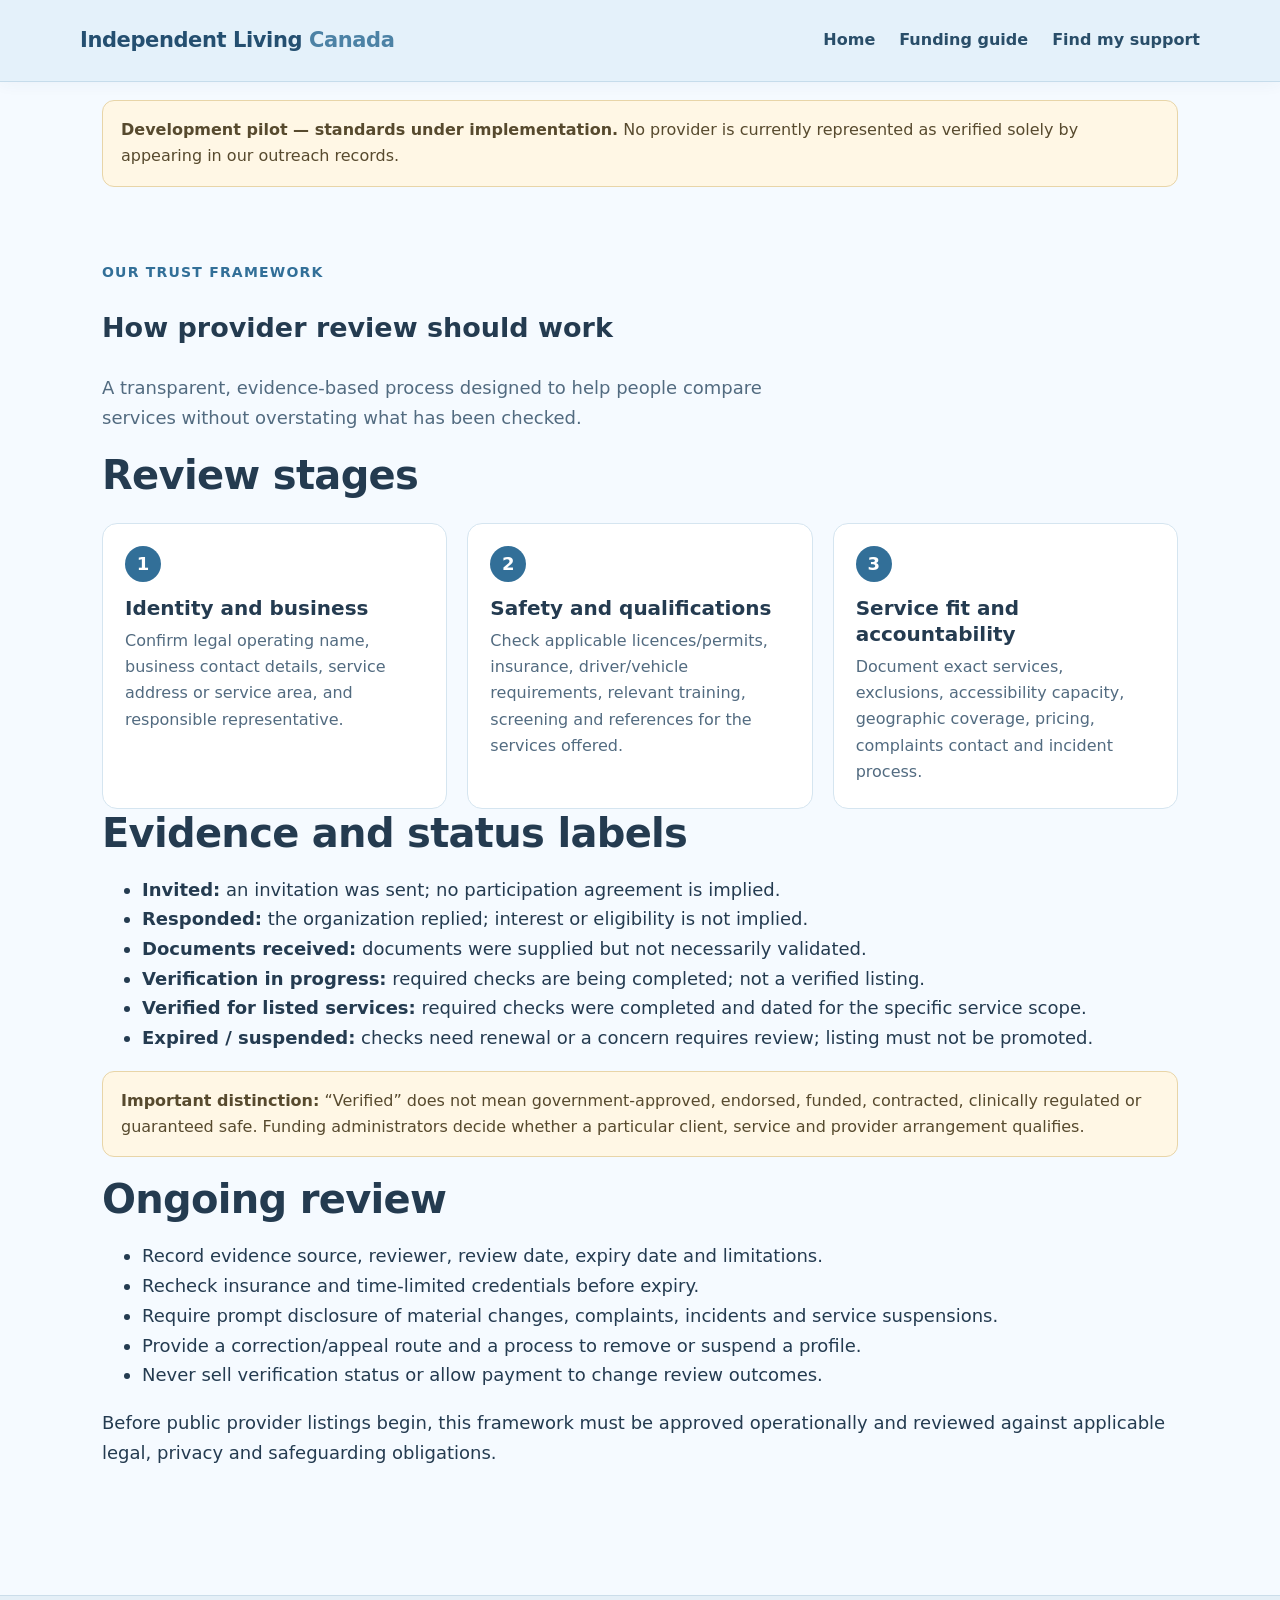
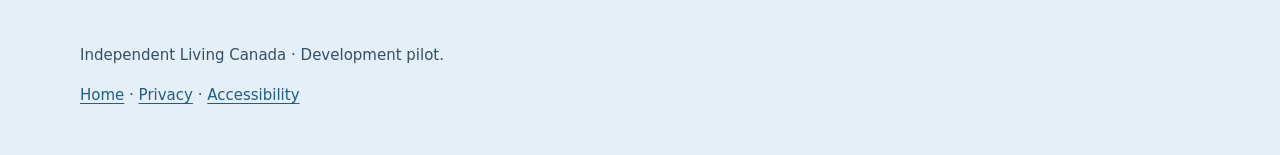
<file: verification.html>
<!doctype html><html lang="en-CA"><head><meta charset="utf-8"><meta name="viewport" content="width=device-width,initial-scale=1"><meta name="theme-color" content="#e4f1fa"><title>Provider standards — Independent Living Canada</title><link rel="stylesheet" href="./styles.css"></head><body><header class="site-header"><a class="brand" href="./">Independent Living <span>Canada</span></a><nav><a href="./">Home</a><a href="./funding.html">Funding guide</a><a href="./find-support.html">Find my support</a></nav></header><main><div class="notice"><b>Development pilot — standards under implementation.</b> No provider is currently represented as verified solely by appearing in our outreach records.</div><section class="section"><p class="eyebrow">Our trust framework</p><h1>How provider review should work</h1><p class="section-intro">A transparent, evidence-based process designed to help people compare services without overstating what has been checked.</p><h2>Review stages</h2><div class="steps"><article><b class="step-number">1</b><h3>Identity and business</h3><p>Confirm legal operating name, business contact details, service address or service area, and responsible representative.</p></article><article><b class="step-number">2</b><h3>Safety and qualifications</h3><p>Check applicable licences/permits, insurance, driver/vehicle requirements, relevant training, screening and references for the services offered.</p></article><article><b class="step-number">3</b><h3>Service fit and accountability</h3><p>Document exact services, exclusions, accessibility capacity, geographic coverage, pricing, complaints contact and incident process.</p></article></div><h2>Evidence and status labels</h2><ul><li><b>Invited:</b> an invitation was sent; no participation agreement is implied.</li><li><b>Responded:</b> the organization replied; interest or eligibility is not implied.</li><li><b>Documents received:</b> documents were supplied but not necessarily validated.</li><li><b>Verification in progress:</b> required checks are being completed; not a verified listing.</li><li><b>Verified for listed services:</b> required checks were completed and dated for the specific service scope.</li><li><b>Expired / suspended:</b> checks need renewal or a concern requires review; listing must not be promoted.</li></ul><div class="notice"><b>Important distinction:</b> “Verified” does not mean government-approved, endorsed, funded, contracted, clinically regulated or guaranteed safe. Funding administrators decide whether a particular client, service and provider arrangement qualifies.</div><h2>Ongoing review</h2><ul><li>Record evidence source, reviewer, review date, expiry date and limitations.</li><li>Recheck insurance and time-limited credentials before expiry.</li><li>Require prompt disclosure of material changes, complaints, incidents and service suspensions.</li><li>Provide a correction/appeal route and a process to remove or suspend a profile.</li><li>Never sell verification status or allow payment to change review outcomes.</li></ul><p>Before public provider listings begin, this framework must be approved operationally and reviewed against applicable legal, privacy and safeguarding obligations.</p></section></main><footer class="site-footer"><p>Independent Living Canada · Development pilot.</p><p><a href="./">Home</a> · <a href="./privacy.html">Privacy</a> · <a href="./accessibility.html">Accessibility</a></p></footer></body></html>
</file>
<file: styles.css>
:root{
  --ink:#243b50;
  --muted:#526b80;
  --green:#2f6688;
  --green-dark:#244f70;
  --mint:#eaf4fb;
  --cream:#f5faff;
  --line:#cbddea;
  --gold:#d9b66b;
  --white:#fff;
  --danger:#8d342b;
  --sky:#e2f1fb;
  --lavender:#eff1fa;
}
*{box-sizing:border-box}
html{scroll-behavior:smooth;scroll-padding-top:100px}
body{margin:0;background:var(--cream);color:var(--ink);font:18px/1.65 system-ui,-apple-system,BlinkMacSystemFont,"Segoe UI",sans-serif}
a{color:#205e83;text-underline-offset:3px}
button,input,select,textarea{font:inherit}
button:focus-visible,a:focus-visible,input:focus-visible,select:focus-visible,textarea:focus-visible{outline:3px solid #3987b7;outline-offset:3px}
.site-header{min-height:82px;padding:14px max(20px,calc((100% - 1120px)/2));display:flex;align-items:center;justify-content:space-between;gap:20px;background:#e4f1fa;color:var(--ink);border-bottom:1px solid #c6dceb;position:sticky;top:0;z-index:5;box-shadow:0 3px 14px #234c6b0b}
.brand{font-weight:850;font-size:21px;letter-spacing:-.4px;color:#244f70;text-decoration:none;white-space:nowrap}
.brand span{color:#4c82a5}
.site-header nav{display:flex;gap:24px}
.site-header nav a{color:#294e69;text-decoration:none;font-size:16px;font-weight:650}
.site-header nav a:hover{text-decoration:underline}
.button{display:inline-flex;align-items:center;justify-content:center;background:#2f6688;color:white;border:2px solid #2f6688;border-radius:12px;padding:13px 21px;text-decoration:none;font-weight:750;cursor:pointer;min-height:50px}
.button:hover{background:#214f70;border-color:#214f70}
.button:disabled{opacity:.65;cursor:wait}
.button-small{padding:9px 14px;font-size:15px;min-height:42px}
.button-outline{background:transparent;color:#244f70;border-color:#83a9c4}
.button-outline:hover{background:#d5e9f6;color:#183f5d}
main{max-width:1120px;margin:0 auto;padding:0 22px}
.notice{padding:16px 18px;background:#fff7e5;border:1px solid #e8d5a8;border-radius:12px;color:#574a2e;font-size:16px;margin:18px 0}
.hero{display:grid;grid-template-columns:1fr 1fr;gap:34px;align-items:center;padding:58px 0 48px}
.hero-visual{position:relative;min-width:0}
.hero-visual>img{display:block;width:100%;height:390px;object-fit:cover;object-position:center 40%;border-radius:24px;box-shadow:0 16px 38px #244c6b20}
.photo-note{position:absolute;left:18px;right:18px;bottom:18px;display:flex;align-items:center;gap:12px;padding:15px 18px;background:#ffffffed;border:1px solid #d5e5f0;border-radius:15px;box-shadow:0 5px 20px #244c6b16}
.photo-note>span{font-size:30px;color:#326f98}
.photo-note strong,.photo-note small{display:block}
.photo-note small{color:var(--muted);font-size:14px}
.photo-stories{display:grid;grid-template-columns:1fr 1fr;gap:22px;padding:12px 0 32px}
.photo-story{display:grid;grid-template-columns: minmax(130px,.85fr) 1fr;align-items:center;gap:20px;background:#e8f4fc;border:1px solid #cbddea;border-radius:18px;padding:15px}
.photo-story:nth-child(2){background:#f0f2fb}
.photo-story img{width:100%;height:170px;object-fit:cover;border-radius:12px}
.photo-story h3{font-size:20px;line-height:1.25;margin:0 0 8px}
.photo-story p{font-size:15px;color:var(--muted);margin:0;line-height:1.5}
.hero-copy h1{font-size:clamp(40px,5vw,62px);line-height:1.12;letter-spacing:-1.7px;margin:12px 0 18px}
.eyebrow{font-size:14px;letter-spacing:1.2px;text-transform:uppercase;color:#326f98;font-weight:850;margin:0 0 10px}
.lead{font-size:21px;max-width:630px;color:#526b80;margin:0 0 26px;line-height:1.6}
.hero-aside{background:linear-gradient(145deg,#fff 0%,#e8f4fc 100%);border:1px solid #cbddea;border-radius:22px;padding:25px;box-shadow:0 12px 34px #244c6b0c}
.service-mini{display:flex;align-items:center;gap:14px;padding:14px 0;border-bottom:1px solid #dceaf4}
.service-mini:last-child{border-bottom:0}
.service-mini>span{font-size:27px;width:42px;text-align:center}
.service-mini b,.service-mini small{display:block}
.service-mini small{font-size:15px;color:var(--muted)}
.section{padding:56px 0}
.section h2{font-size:clamp(30px,4vw,40px);letter-spacing:-.7px;line-height:1.2;margin:0 0 12px}
.service-grid{display:grid;grid-template-columns:repeat(3,1fr);gap:17px;margin-top:26px}
.service-card{background:#fff;border:1px solid #cbddea;border-radius:17px;padding:23px;box-shadow:0 5px 18px #244c6b08}
.service-card:nth-child(3n+2){background:#eaf4fb}
.service-card:nth-child(3n){background:#f0f2fb}
.service-card>span{font-size:31px}
.service-card h3{font-size:21px;line-height:1.3;margin:10px 0 7px}
.service-card p,.steps p{color:var(--muted);font-size:16px;margin:0}
.how{background:#e3f1fa;border:1px solid #cbddea;border-radius:22px;padding:40px;margin:20px 0}
.steps{display:grid;grid-template-columns:repeat(3,1fr);gap:20px;margin-top:24px}
.steps article{background:white;padding:22px;border-radius:15px;border:1px solid #d5e5f0}
.step-number{display:grid;place-items:center;background:#326f98;color:white;border-radius:50%;height:36px;width:36px;font-size:18px}
.steps h3{font-size:20px;line-height:1.3;margin:13px 0 7px}
.account-section{max-width:900px;margin:0 auto}
.section-intro{color:var(--muted);max-width:700px;font-size:18px}
.config-panel{background:white;border:1px solid #cbddea;border-radius:18px;padding:25px;margin:24px 0;box-shadow:0 5px 20px #244c6b08}
.config-panel p{color:var(--muted);font-size:16px}
.form-grid{display:grid;gap:17px}
.form-grid label{display:grid;gap:7px;font-size:17px;font-weight:700}
.form-grid input:not([type=checkbox]),.form-grid select,.form-grid textarea{width:100%;padding:14px 13px;border:1px solid #9ebbd0;border-radius:10px;background:white;color:var(--ink);font:inherit;min-height:52px}
.form-grid textarea{min-height:120px;resize:vertical}
.form-grid select[multiple]{min-height:150px}
.form-grid small{font-weight:400}
.form-grid hr{width:100%;border:0;border-top:1px solid var(--line)}
.form-grid h4{margin:0;font-size:19px}
.two-col{display:grid;grid-template-columns:1fr 1fr;gap:15px}
.check-label{display:flex!important;grid-template-columns:none!important;align-items:flex-start;gap:12px!important;font-weight:500!important;line-height:1.5}
.check-label input{margin-top:6px;flex:0 0 auto;width:20px;height:20px;accent-color:var(--green)}
.field-help{color:var(--muted)}
.signed-in-bar{display:flex;justify-content:space-between;align-items:center;background:#e3f1fa;padding:17px 19px;border-radius:14px;margin:22px 0;border:1px solid #cbddea}
.signed-in-bar small,.signed-in-bar strong{display:block}
.signed-in-bar small{color:var(--muted)}
.status-dot{font-size:15px;color:#245f86;font-weight:750}
.tabs{display:flex;gap:6px;overflow:auto;border-bottom:1px solid var(--line)}
.tab{background:transparent;border:0;border-bottom:4px solid transparent;padding:14px 16px;color:#526b80;font-size:16px;font-weight:700;white-space:nowrap;cursor:pointer}
.tab.active{color:#205e83;border-bottom-color:#3980a8}
.tab-panel{padding:24px 0}
.tab-panel h3{margin-top:0;font-size:23px}
.muted{color:var(--muted);font-size:16px}
.request-list{display:grid;gap:12px}
.request-item{background:white;border:1px solid #cbddea;border-radius:14px;padding:17px}
.request-item h4{margin:0 0 6px;font-size:19px}
.request-item p{margin:4px 0;color:var(--muted);font-size:15px}
.pill{display:inline-block;border-radius:20px;background:#e3f1fa;color:#245e83;font-size:14px;font-weight:750;padding:4px 11px}
.provider-status{background:#e6f2fb;border:1px solid #cbddea;border-radius:12px;padding:16px;margin:16px 0}
.site-footer{background:#e4eff7;color:#344f64;border-top:1px solid #cbddea;padding:32px max(22px,calc((100% - 1120px)/2));font-size:15px;margin-top:54px}
.site-footer p{max-width:1120px}
.site-footer a{color:#205e83}
.toast{position:fixed;bottom:18px;left:50%;transform:translateX(-50%);background:#244f70;color:white;padding:14px 19px;border-radius:12px;max-width:min(90vw,560px);box-shadow:0 5px 24px #0003;z-index:10;display:none;font-size:16px}
.toast.error{background:#812f28}
.text-button{background:none;border:0;padding:0;color:#205e83;font-weight:750;text-decoration:underline;text-underline-offset:3px;cursor:pointer}
[hidden]{display:none!important}
@media(max-width:900px){.photo-stories{grid-template-columns:1fr}.photo-story img{height:190px}}
@media(max-width:760px){.site-header{flex-wrap:wrap;padding:13px 18px}.site-header nav{order:3;width:100%;justify-content:space-around;gap:10px}.hero{grid-template-columns:1fr;padding:44px 0}.hero-visual>img{height:310px}.service-grid{grid-template-columns:1fr 1fr}.steps{grid-template-columns:1fr}.how{padding:26px}.two-col{grid-template-columns:1fr}.section{padding:42px 0}}
@media(max-width:520px){.photo-story{grid-template-columns:1fr}.photo-story img{height:210px}}
@media(max-width:460px){body{font-size:17px}main{padding:0 16px}.service-grid{grid-template-columns:1fr}.brand{font-size:18px}.site-header nav a{font-size:15px}.hero-copy h1{letter-spacing:-1px}.tabs{margin-left:-4px;margin-right:-4px}.tab{padding:12px 10px;font-size:15px}.config-panel{padding:19px}}
@media(prefers-reduced-motion:reduce){html{scroll-behavior:auto}*{animation-duration:.01ms!important;transition-duration:.01ms!important}}
</file>
<file: admin.css>
.admin-main{max-width:1180px;margin:auto;padding:2rem 1.25rem 5rem}.admin-intro{padding:2rem 0}.admin-intro h1{font-size:clamp(2rem,5vw,3.4rem);margin:.25rem 0}.admin-toolbar{display:flex;justify-content:space-between;align-items:center;gap:1rem;padding:1rem 0}.admin-columns{display:grid;grid-template-columns:repeat(2,minmax(0,1fr));gap:1.25rem}.admin-columns h2{font-size:1.35rem}.queue{display:grid;gap:1rem}.queue-card{background:#fff;border:1px solid #cbddea;border-radius:14px;padding:1rem;box-shadow:0 4px 16px #244c6b10;min-width:0}.queue-card h3{margin:.2rem 0 .5rem;font-size:1.05rem;overflow-wrap:anywhere}.queue-card p{margin:.35rem 0;overflow-wrap:anywhere}.queue-meta{font-size:.88rem;color:#526b80}.queue-actions{display:flex;gap:.5rem;flex-wrap:wrap;align-items:center;margin-top:.9rem}.queue-actions select{min-width:150px;max-width:100%;padding:.65rem;border:1px solid #9ebbd0;border-radius:8px}.count{font-size:.85rem;color:#52645f;font-weight:500}.admin-message{padding:.8rem 0;min-height:2rem}.admin-message.error{color:#a22}.empty-state{padding:1rem;background:#eaf4fb;border-radius:10px;color:#52645f}.private-contact{background:#e3f1fa;padding:.7rem;border-radius:8px;margin-top:.6rem;font-size:.9rem;overflow-wrap:anywhere}.admin-toolbar .muted{margin:.2rem 0}@media(max-width:800px){.admin-columns{grid-template-columns:1fr}.admin-toolbar{align-items:flex-start;flex-direction:column}.queue-actions select{flex:1}}
.recruitment-panel{margin:2rem 0;padding:1.25rem;background:#eef6fc;border:1px solid #cbddea;border-radius:16px}.recruitment-panel h2{margin:.2rem 0}.recruitment-form{display:grid;grid-template-columns:repeat(3,minmax(0,1fr));gap:12px;margin:18px 0}.recruitment-form label{display:grid;gap:5px;font-weight:650;font-size:14px}.recruitment-form input,.recruitment-form select{min-width:0;width:100%;padding:10px;border:1px solid #9ebbd0;border-radius:8px;background:#fff}.recruitment-form button{align-self:end}.table-wrap{overflow-x:auto;background:#fff;border:1px solid #cbddea;border-radius:10px}.recruitment-table{width:100%;border-collapse:collapse;font-size:14px}.recruitment-table th,.recruitment-table td{padding:10px;text-align:left;vertical-align:top;border-bottom:1px solid #e0ebf3}.recruitment-table input,.recruitment-table select{max-width:170px;padding:7px;border:1px solid #9ebbd0;border-radius:7px}.recruitment-table button{padding:6px 9px}.recruitment-toolbar{display:flex;gap:8px;flex-wrap:wrap}@media(max-width:800px){.recruitment-form{grid-template-columns:1fr}.recruitment-panel .admin-toolbar{align-items:flex-start}.recruitment-table{min-width:850px}}
</file>
